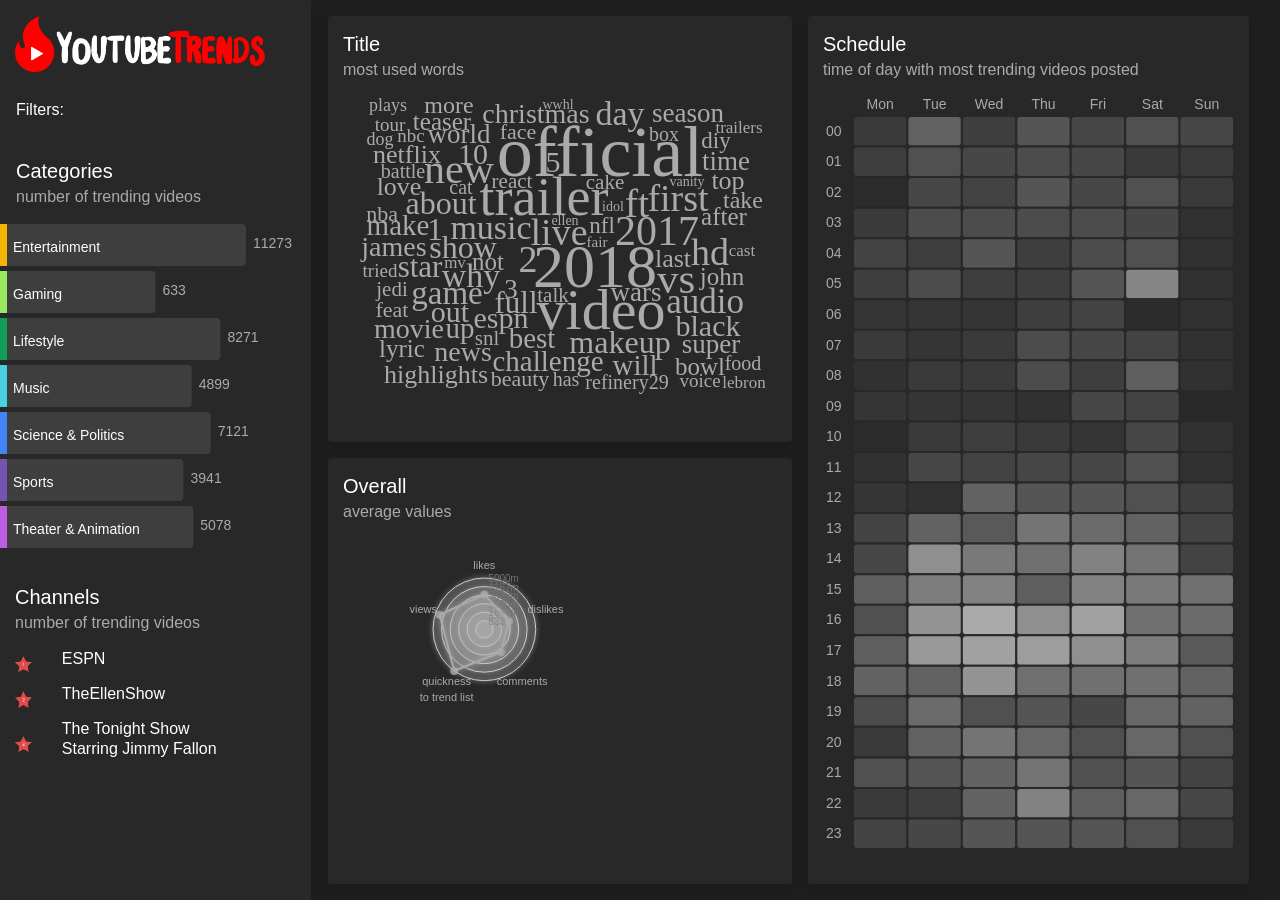
<file: index.html>
<!doctype html>
<html lang="en">
<head>
	<title>Youtube Trends</title>
	
	<meta charset="utf-8">
	<meta name="viewport" content="width=device-width, initial-scale=1, shrink-to-fit=no">

    <link rel="shortcut icon" href="img/logo.png" type="image/x-icon" />
    <!-- <link rel="shortcut icon" href="img/logo.ico" type="image/x-icon" /> -->
	<link rel="stylesheet" href="./bootstrap/css/bootstrap.css">
	<link rel="stylesheet" href="styles/style.css">
	<link rel="stylesheet" href="styles/radar-chart.css">
	
	<script src="scripts/d3.v5.js" charset="utf-8"></script>
	<script src="scripts/d3.v5.min.js" charset="utf-8"></script>
	<script src="scripts/d3-scale-chromatic.v0.3.min.js"></script>
	<script src="scripts/d3.layout.cloud.js"></script>
	<script src="scripts/channels.js"></script>
	<script src="scripts/schedule.js"></script>
    <script src="scripts/categories.js"></script>
	<script src="scripts/words.js"></script>
	<script src="scripts/overall.js"></script>
	<script src="scripts/radar-chart.js"></script>
	<script src="scripts/idioms.js"></script>

</head>
<body>
	<div class="container-fluid vh-100">
		<div class="row h-100">

			<div class="col-lg-3 col-sm-6 col-12 mx-auto pr-4">
				<div class="row h-100 bg-dark-yt text-white shadow">
					<div class="col-12 my-auto pt-3 h-15">
						<div><img src="img/title.png" class="img-fluid-title w-100" alt="Responsive Image"/></div>
						<ul class="list-inline mt-4" id="filter">
							<li class="list-inline-item">Filters:</li>
						</ul>
					</div>
					<div class="col-12 my-auto pl-0 h-50 pt-4">
						<h5 class="ml-3">Categories
							<br/><small class="text-light-yt">number of trending videos</small>
						</h5>
						<div class="pt-2" id="categories"></div>
					</div>
					<div class="col-12 my-auto h-35">
						<h5>Channels
							<br/><small class="text-light-yt">number of trending videos</small>
							<div class='pt-2 row h-25 w-100'>
								<div class='col-2 my-auto pt-2'>
									<img src="img/star-1.png" class="img-fluid-title w-100" alt="Responsive Image"/>
								</div>
								<div class='col-9 my-auto pt-2'>
									<div class='star-1 h6'></div>
								</div>
							</div>
							<div class='row h-25 w-100'>
								<div class='col-2 my-auto pt-2'>
									<img src="img/star-2.png" class="img-fluid-title w-100" alt="Responsive Image"/>
								</div>
								<div class='col-9 my-auto pt-2'>
									<div class='star-2 h6'></div>
								</div>
							</div>
							<div class='row h-25 w-100'>
								<div class='col-2 my-auto pt-2'>
									<img src="img/star-3.png" class="img-fluid-title w-100" alt="Responsive Image"/>
								</div>
								<div class='col-9 my-auto pt-2'>
									<div class='star-3 h6'></div>
								</div>
							</div>
						</h5>
					</div>
				</div>
			</div>

			<div class="col-lg-9 col-sm-6 col-12 mx-auto">

				<div class="row h-100 my-auto">
					<div class="col-lg-6 col-12 mx-auto mt-2 mb-2">
						<div class="row h-50 my-auto p-2">
							<div class="col-12 bg-dark-yt text-white pt-3 rounded shadow">
								<h5>
									<script>
										function toggle(input) {
											var title = document.getElementById("title");
											var tags = document.getElementById("tags");
											if(input.checked) {
												title.className = "text-light-yt";
												tags.className = "";
											}
											else {
												title.className = "";
												tags.className = "text-light-yt";
											}
										}
									</script>
									<span id="title">Title</span>
									<!-- <label class="switch">
									  <input type="checkbox" onclick="toggle(this), toggleWords()">
									  <span class="slider round bg-light-yt"></span>
									</label>
									<span class="text-light-yt"	id="tags">Tags</span> -->
									<br/><small class="text-light-yt">most used words</small>
								</h5>
								<div class="pt-2" id="words"></div>
							</div>
						</div>
						<div class="row h-50 my-auto p-2">
							<div class="bla col-12 bg-dark-yt text-white pt-3 rounded shadow">
								<h5>Overall
									<br/><small class="text-light-yt">average values</small>
								</h5>
								<div class="pt-2 spider"></div>
							</div>
						</div>
					</div>

					<div class="col-lg-6 col-12 mx-auto mt-2 mb-2">
						<div class="row h-100 my-auto p-2 mr-2">
							<div class="col-12 bg-dark-yt text-white pt-3 rounded shadow">
								<h5>Schedule
									<br/><small class="text-light-yt">time of day with most trending videos posted</small>
								</h5>
								<div class="pt-2" id="schedule"></div>
							</div>
						</div>
					</div>
				</div>

			</div>

		</div>
	</div>

	<!-- Optional Bootstrap JavaScript -->
	<!-- Leave at the end and don't change the order -->
	<!-- jQuery first, then Popper.js, then Bootstrap JS -->
	<script src="https://code.jquery.com/jquery-3.3.1.slim.min.js" integrity="sha384-q8i/X+965DzO0rT7abK41JStQIAqVgRVzpbzo5smXKp4YfRvH+8abtTE1Pi6jizo" crossorigin="anonymous"></script>
	<script src="https://cdnjs.cloudflare.com/ajax/libs/popper.js/1.14.7/umd/popper.min.js" integrity="sha384-UO2eT0CpHqdSJQ6hJty5KVphtPhzWj9WO1clHTMGa3JDZwrnQq4sF86dIHNDz0W1" crossorigin="anonymous"></script>
	<script src="./bootstrap/js/bootstrap.js></script>
</body>
</html>
</file>
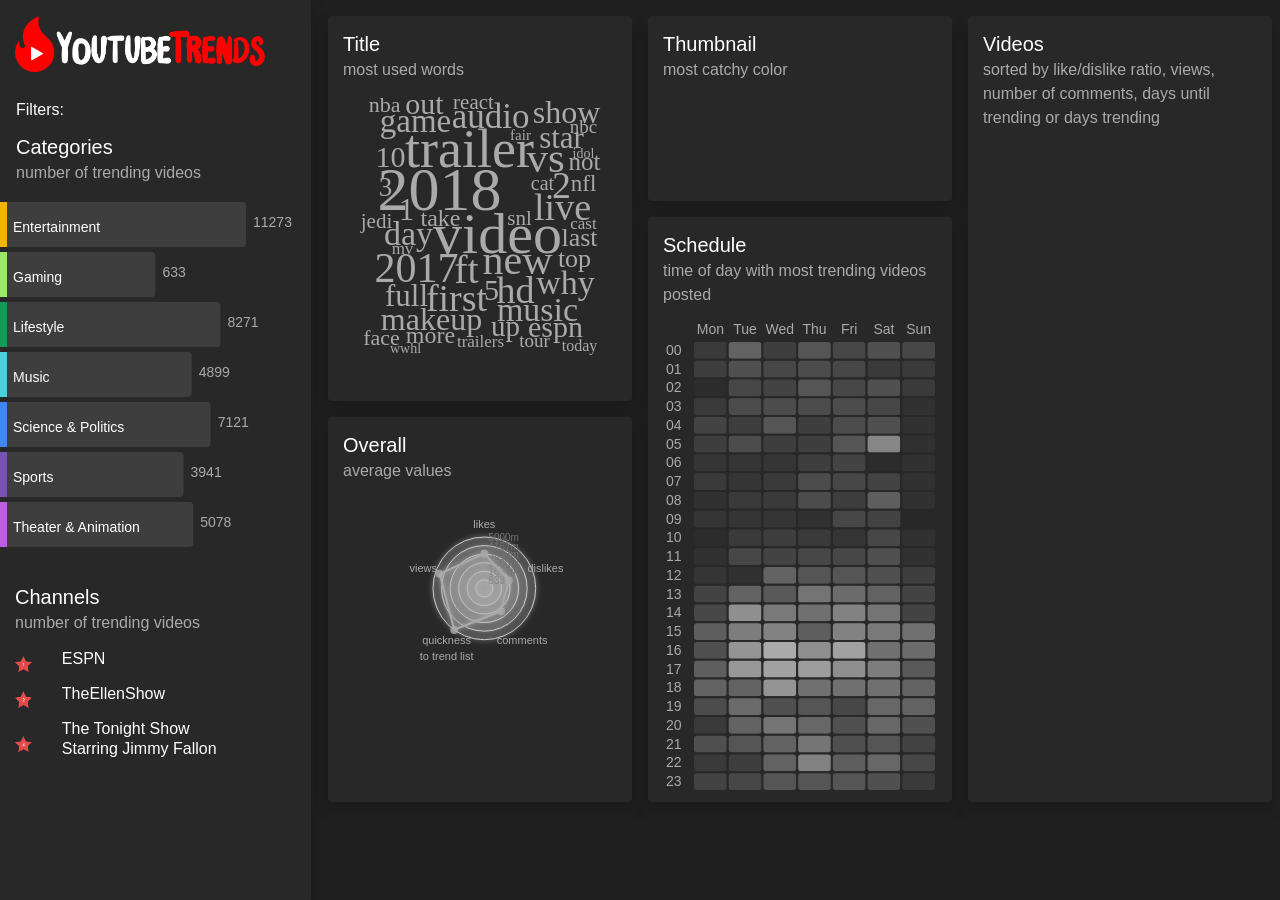
<file: index_old.html>
<!doctype html>
<html lang="en">
<head>
	<title>Youtube Trends</title>
	
	<meta charset="utf-8">
	<meta name="viewport" content="width=device-width, initial-scale=1, shrink-to-fit=no">

    <link rel="shortcut icon" href="img/logo.png" type="image/x-icon" />
    <!-- <link rel="shortcut icon" href="img/logo.ico" type="image/x-icon" /> -->
	<link rel="stylesheet" href="https://stackpath.bootstrapcdn.com/bootstrap/4.4.1/css/bootstrap.min.css" integrity="sha384-Vkoo8x4CGsO3+Hhxv8T/Q5PaXtkKtu6ug5TOeNV6gBiFeWPGFN9MuhOf23Q9Ifjh" crossorigin="anonymous">
	<link rel="stylesheet" href="styles/style.css">
	<link rel="stylesheet" href="styles/radar-chart.css">
	
	<script src="scripts/d3.v5.js" charset="utf-8"></script>
	<script src="scripts/d3.v5.min.js" charset="utf-8"></script>
	<script src="scripts/d3-scale-chromatic.v0.3.min.js"></script>
	<script src="scripts/d3.layout.cloud.js"></script>
	<script src="scripts/channels.js"></script>
    <script src="scripts/idioms.js"></script>
	<script src="scripts/schedule.js"></script>
    <script src="scripts/categories.js"></script>
	<script src="scripts/words.js"></script>
	<script src="scripts/overall.js"></script>
	<script src="scripts/radar-chart.js"></script>

</head>
<body>
	<div class="container-fluid vh-100">
		<div class="row h-100">

			<div class="col-lg-3 col-sm-6 col-12 mx-auto pr-4">
				<div class="row h-100 bg-dark-yt text-white shadow">
					<div class="col-12 my-auto pt-3 h-15">
						<div><img src="img/title.png" class="img-fluid-title w-100" alt="Responsive Image"/></div>
						<ul class="list-inline mt-4" id="filter">
							<li class="list-inline-item">Filters:</li>
						</ul>
					</div>
					<div class="col-12 my-auto pl-0 h-50">
						<h5 class="ml-3">Categories
							<br/><small class="text-light-yt">number of trending videos</small>
						</h5>
						<div class="pt-2" id="categories"></div>
					</div>
					<div class="col-12 my-auto h-35">
						<h5>Channels
							<br/><small class="text-light-yt">number of trending videos</small>
							<div class='pt-2 row h-25 w-100'>
								<div class='col-2 my-auto pt-2'>
									<img src="img/star-1.png" class="img-fluid-title w-100" alt="Responsive Image"/>
								</div>
								<div class='col-9 my-auto pt-2'>
									<div class='star-1 h6'></div>
								</div>
							</div>
							<div class='row h-25 w-100'>
								<div class='col-2 my-auto pt-2'>
									<img src="img/star-2.png" class="img-fluid-title w-100" alt="Responsive Image"/>
								</div>
								<div class='col-9 my-auto pt-2'>
									<div class='star-2 h6'></div>
								</div>
							</div>
							<div class='row h-25 w-100'>
								<div class='col-2 my-auto pt-2'>
									<img src="img/star-3.png" class="img-fluid-title w-100" alt="Responsive Image"/>
								</div>
								<div class='col-9 my-auto pt-2'>
									<div class='star-3 h6'></div>
								</div>
							</div>
						</h5>
					</div>
				</div>
			</div>

			<div class="col-lg-9 col-sm-6 col-12 mx-auto">

				<div class="row h-90 my-auto">
					<div class="col-lg-4 col-12 mx-auto mt-2">
						<div class="row h-50 my-auto p-2">
							<div class="col-12 bg-dark-yt text-white pt-3 rounded shadow">
								<h5>
									<script>
										function toggle(input) {
											var title = document.getElementById("title");
											var tags = document.getElementById("tags");
											if(input.checked) {
												title.className = "text-light-yt";
												tags.className = "";
											}
											else {
												title.className = "";
												tags.className = "text-light-yt";
											}
										}
									</script>
									<span id="title">Title</span>
									<!-- <label class="switch">
									  <input type="checkbox" onclick="toggle(this), toggleWords()">
									  <span class="slider round bg-light-yt"></span>
									</label>
									<span class="text-light-yt"	id="tags">Tags</span> -->
									<br/><small class="text-light-yt">most used words</small>
								</h5>
								<div class="pt-2" id="words"></div>
							</div>
						</div>
						<div class="row h-50 my-auto p-2">
							<div class="bla col-12 bg-dark-yt text-white pt-3 rounded shadow">
								<h5>Overall
									<br/><small class="text-light-yt">average values</small>
								</h5>
								<div class="pt-2 spider"></div>
							</div>
						</div>
					</div>

					<div class="col-lg-4 col-12 mx-auto mt-2">
						<div class="row h-25 my-auto p-2">
							<div class="col-12 bg-dark-yt text-white pt-3 rounded shadow">
								<h5>Thumbnail
									<br/><small class="text-light-yt">most catchy color</small>
								</h5>
							</div>
						</div>
						<div class="row h-75 my-auto p-2">
							<div class="col-12 bg-dark-yt text-white pt-3 rounded shadow">
								<h5>Schedule
									<br/><small class="text-light-yt">time of day with most trending videos posted</small>
								</h5>
								<div class="pt-2" id="schedule"></div>
							</div>
						</div>
					</div>

					<div class="col-lg-4 col-12 mx-auto mt-2 mr-2">
						<div class="row h-100 p-2">
							<div class="col-12 bg-dark-yt text-white pt-3 rounded shadow">
								<h5>Videos
									<br/><small class="text-light-yt">sorted by like/dislike ratio, views, number of comments, days until trending or days trending</small>
								</h5>
								<div class="videos"></div>
							</div>
						</div>
					</div>
				</div>

				<div class="row h-10 my-auto p-2">
					<div class="col-12 mb-2 my-auto">
					</div>
				</div>

			</div>

		</div>
	</div>

	<!-- Optional Bootstrap JavaScript -->
	<!-- Leave at the end and don't change the order -->
	<!-- jQuery first, then Popper.js, then Bootstrap JS -->
	<script src="https://code.jquery.com/jquery-3.3.1.slim.min.js" integrity="sha384-q8i/X+965DzO0rT7abK41JStQIAqVgRVzpbzo5smXKp4YfRvH+8abtTE1Pi6jizo" crossorigin="anonymous"></script>
	<script src="https://cdnjs.cloudflare.com/ajax/libs/popper.js/1.14.7/umd/popper.min.js" integrity="sha384-UO2eT0CpHqdSJQ6hJty5KVphtPhzWj9WO1clHTMGa3JDZwrnQq4sF86dIHNDz0W1" crossorigin="anonymous"></script>
	<script src="https://stackpath.bootstrapcdn.com/bootstrap/4.3.1/js/bootstrap.min.js" integrity="sha384-JjSmVgyd0p3pXB1rRibZUAYoIIy6OrQ6VrjIEaFf/nJGzIxFDsf4x0xIM+B07jRM" crossorigin="anonymous"></script>
</body>
</html>
</file>
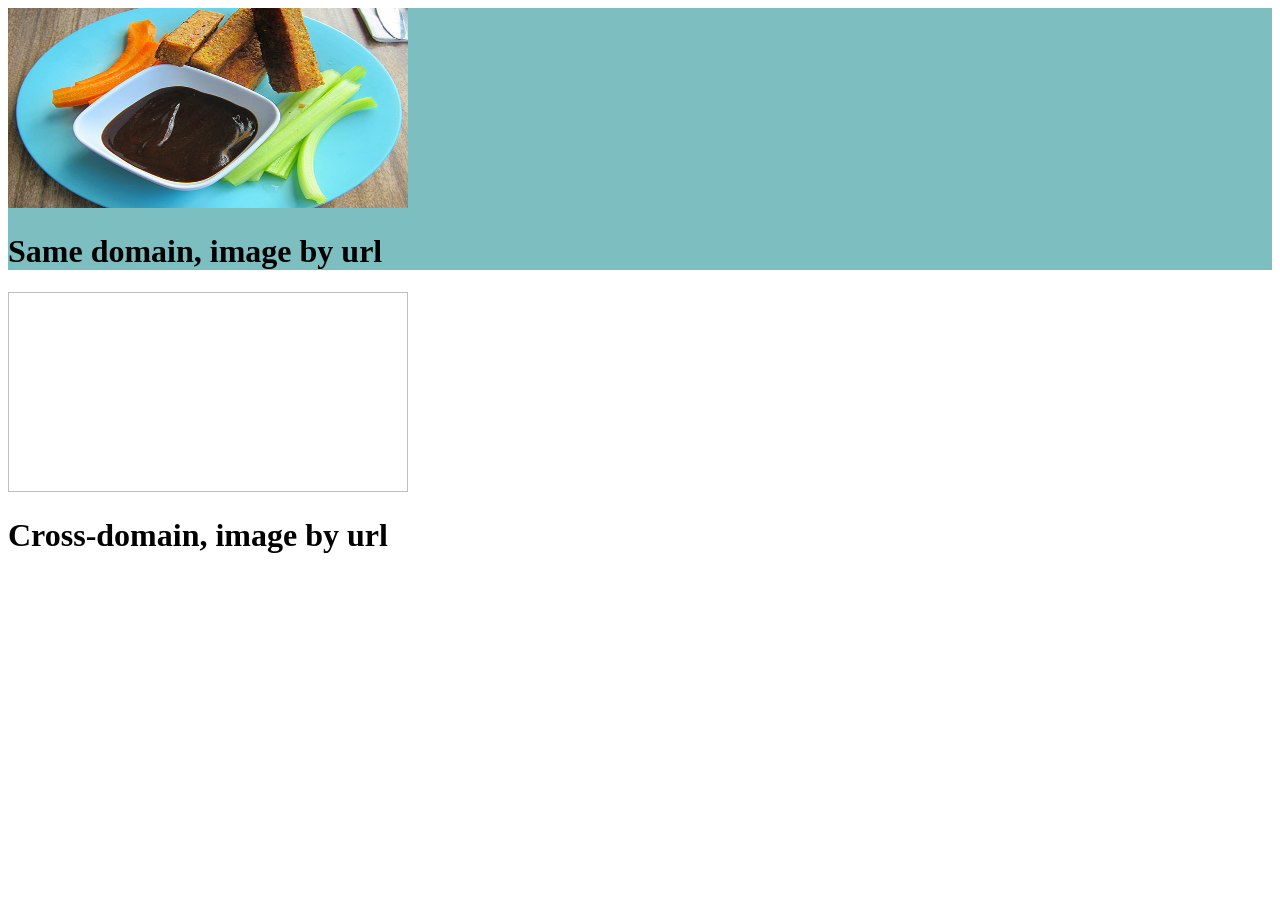
<file: node_modules/colorthief/async.html>
<!doctype html>
<html class="no-js" lang="en">
<head>

  <script src="https://cdnjs.cloudflare.com/ajax/libs/jquery/3.4.1/jquery.min.js"></script>
  <script src="dist/color-thief.min.js"></script>

</head>
<body>

  <header>
    <div class="container">
      <div id="samedomain">
      <img src="examples/img/image-1.jpg" width="400" height="200">
        <h1>Same domain, image by url</h1>
      </div>
      <script type="text/javascript">
        var colorThief = new ColorThief();
        colorSync = colorThief.getColorFromUrl("examples/img/image-1.jpg", function(color){
          $('#samedomain').css('background-color','rgb('+color[0]+','+color[1]+','+color[2]+')')
          console.log('url',color)
        });
      </script>
      <div id="crossdomain">
        <img width="400" height="200">
        <h1>Cross-domain, image by url</h1>
      </div>
      <script type="text/javascript">
        colorThief.getColorAsync("https://lokeshdhakar.com/media/posts/color-thief/color-thief-pixels.png",function(color, element){
          $('#crossdomain').css('background-color','rgb('+color[0]+','+color[1]+','+color[2]+')')
          $('#crossdomain img').attr('src',element.src)
          console.log('async', color, element.src)
        });
      </script>

    </div>




</body>
</html>
</file>
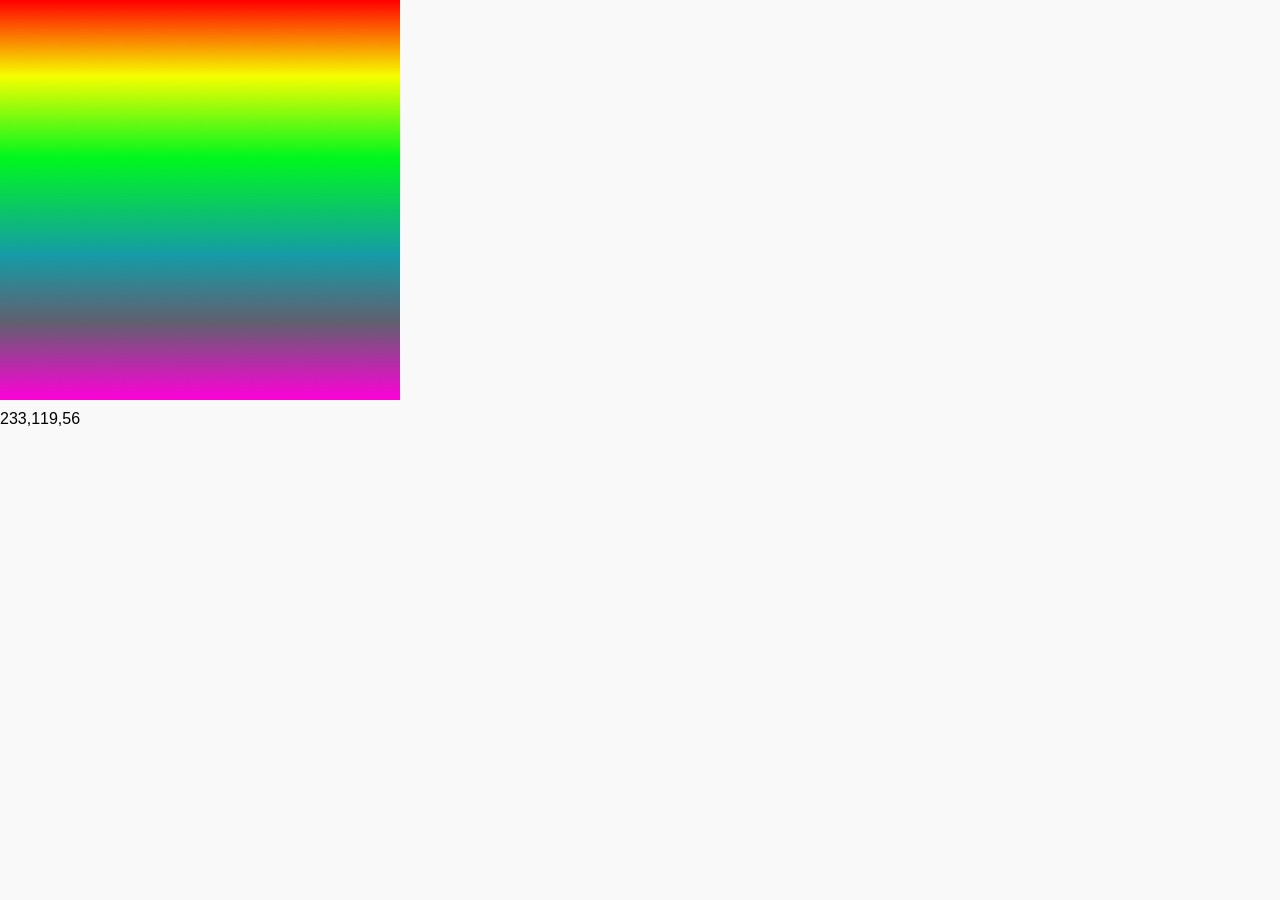
<file: node_modules/colorthief/cypress/test-pages/es6-module.html>
<!doctype html>
<html lang="en">
<head>
	<meta charset="utf-8">
	<meta http-equiv="X-UA-Compatible" content="IE=edge,chrome=1">
	<title>Color Thief</title>
    <link rel="stylesheet" href="./screen.css">
</head>
<body>

    <img src="./img/rainbow-horizontal.png" />

    <div id="result"></div>

    <script type="module">
        import ColorThief from '../../dist/color-thief.mjs';

        const colorThief = new ColorThief();


        const img = document.querySelector('img');

        function getColorFromImage(img) {
            const result = colorThief.getColor(img);
            document.querySelector('#result').innerText = result;
        }

        if (img.complete) {
            getColorFromImage(img);
        } else {
            image.addEventListener('load', function() {
                getColorFromImage(img);
            });
        }
    </script>


</body>
</html>
</file>
<file: styles/style.css>
body {
    font-family: 'Segoe UI', Tahoma, Geneva, Verdana, sans-serif;
    background-color: #1F1F1F !important;
}

.bg-dark-yt {
    background-color: #282828;
}

.bg-light-yt {
    background-color: #AAAAAA;
}

.text-light-yt {
    color: #AAAAAA;
}

.h-10 {
    height: 10% !important;
}

.h-15 {
    height: 15% !important;
}

.h-35 {
    height: 35% !important;
}

.h-90 {
    height: 90% !important;
}

.img-fluid-title {
	width: 100%;
	max-width: 250px;
	height: auto;
}

#filter li:first-child {
	border: 1px solid #282828;
	padding: 1px 0;
}

#filter li+li {
	cursor: pointer;
	transition: .2s ease;
	background-color: #3e3e3e;
	border-radius: 15px;
	color: #AAAAAA;
	border: 1px solid #3e3e3e;
	padding: 1px 8px;
}

#filter span {
	color: white;
}

#filter li+li:hover {
	border-color:#AAAAAA;
	color: white;
}

/**************************************************/
/*   TITLE-TAGS SLIDER                            */
/**************************************************/

#title,
#tags {
	transition: .2 ease;
}

/* The box around the slider */
.switch {
	position: relative;
	display: inline-block;
	width: 2.25rem;
	height: 1.25rem;
}
  
  /* Hide default HTML checkbox */
.switch input {
	opacity: 0;
	width: 0;
	height: 0;
}

.slider {
	position: absolute;
	cursor: pointer;
	top: 0;
	left: 0;
	right: 0;
	bottom: 0;
	transition: .2s ease;
}

.slider::before {
	position: absolute;
	content: "";
	height: .85rem;
	width: .85rem;
	left: .20rem;
	bottom: .20rem;
	background-color: white;
	transition: .2s ease;
}

.switch > input:checked + .slider::before {
	transform: translateX(1rem);
}

/* Rounded sliders */
.slider.round {
	border-radius: 1.25rem;
}

.slider.round::before {
	border-radius: 50%;
}

/**************************************************/
/*   IDIOMS                                       */
/**************************************************/

#categories {
	width: 100%;
	height: calc(100% - 71px - 1rem);
}
#words {
	width: 100%;
	height: calc(100% - 75px - 1rem);
}
#schedule {
	width: 100%;
	height: calc(100% - 75px - 1rem);
}

#categories > svg,
#words > svg,
#schedule > svg {
    width: 100%;
    height: 100%;
}

#words > svg text {
    cursor: pointer;
    user-select: none;
    transition: .2s ease;
}

.bar,
.square {
    rx: .25rem;
    cursor: pointer;
    user-select: none;
    transition: .2s ease;
}

.axis,
.label {
    font-size: 14px;
    fill: #AAAAAA;
	transition: .2s ease;
}

#schedule .axis {
	color: #AAAAAA;
}

.axis path,
.axis line {
    fill: none;
    display: none;
}
</file>
<file: styles/radar-chart.css>
.radar-chart .level {
  stroke: grey;
  stroke-width: 0.5;
}

.radar-chart .axis line {
  stroke: grey;
  stroke-width: 1;
}
.radar-chart .axis .legend {
  font-family: sans-serif;
  font-size: 10px;
}
.radar-chart .axis .legend.top {
  dy:1em;
}
.radar-chart .axis .legend.left {
  text-anchor: start;
}
.radar-chart .axis .legend.middle {
  text-anchor: middle;
}
.radar-chart .axis .legend.right {
  text-anchor: end;
}

.radar-chart .tooltip {
  font-family: sans-serif;
  font-size: 13px;
  transition: opacity 200ms;
  opacity: 0;
}
.radar-chart .tooltip.visible {
  opacity: 1;
}

/* area transition when hovering */
.radar-chart .area {
  stroke-width: 2;
  fill-opacity: 0.5;
}
.radar-chart.focus .area {
  fill-opacity: 0.1;
}
.radar-chart.focus .area.focused {
  fill-opacity: 0.7;
}

.radar-chart .circle {
  fill-opacity: 0.9;
}

/* transitions */
.radar-chart .area, .radar-chart .circle {
  transition: opacity 300ms, fill-opacity 200ms;
  opacity: 1;
}
.radar-chart .d3-enter, .radar-chart .d3-exit {
  opacity: 0;
}
</file>
<file: node_modules/colorthief/cypress/test-pages/screen.css>
:root {
    /* Colors */
    --color: #000;
    --bg-color: #f9f9f9;
    --primary-color: #fc4c02;
    --secondary-color: #f68727;
    --muted-color: #999;
    --code-color: var(--primary-color);
    --code-bg-color: #fff;

    /* Typography */
    --font: -apple-system, BlinkMacSystemFont, "Segoe UI", Roboto, Helvetica, Arial, sans-serif, "Apple Color Emoji", "Segoe UI Emoji", "Segoe UI Symbol";
    --code-font: Menlo, Consolas, Monaco, Lucida Console, monospace;
    --bold: 700;
    --x-bold: 900;
    --line-height: 1.5em;
    --line-height-heading: 1.3em;

    /* Breakpoints */
    --sm-screen: 640px;
}

/* Base
 * *----------------------------------------------- */
* {
    box-sizing: border-box;
}

body {
    margin: 0;
    padding: 0;
    background: var(--bg-color);
}

/* Typography
 * *----------------------------------------------- */

html {
    font-size: 16px;
    font-family: var(--font);
    line-height: var(--line-height);
    -webkit-font-smoothing: antialiased;
}

h1,
h2,
h3 {
    font-weight: var(--x-bold);
    line-height: var(--line-height-heading);
    letter-spacing: -0.005em;
}

h2 {
    margin: 0 0 0.25em 0;
    font-size: 1.5rem;
}

h3 {
    margin: 1em 0 0.25em 0;
    font-size: 1.06rem;
}

code {
    font-family: var(--code-font);
    overflow-wrap: break-word;
}


/* -- Layout ------------------------------------------------------------------ */

.image-section {
    border-bottom: 1px solid #ccc;
    padding: 16px 16px 32px 16px;
    margin-bottom: 32px;
}

.swatch {
    display: inline-block;
    background: #dddddd;
}

.color .swatch {
    width: 6rem;
    height: 3rem;
}

.palette .swatch {
    width: 3rem;
    height: 2rem;
}

.time {
    color: var(--muted-color);
    font-weight: normal;
}
</file>
